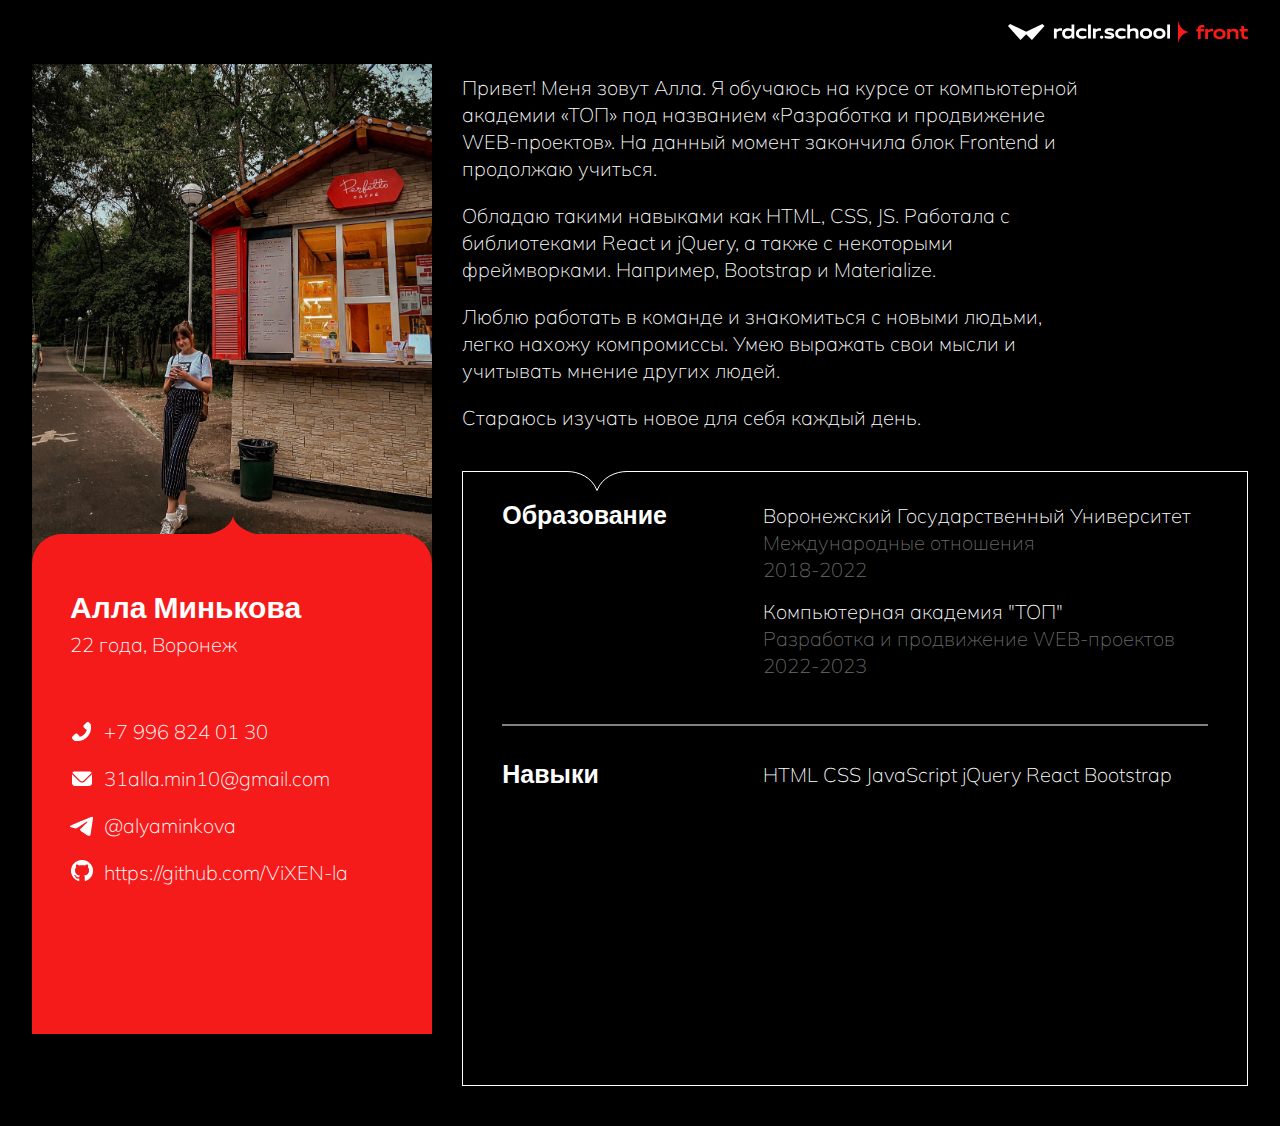
<file: index.html>
<!DOCTYPE html>
<html lang="en">
<head>
    <meta charset="UTF-8">
    <meta http-equiv="X-UA-Compatible" content="IE=edge">
    <meta name="viewport" content="width=device-width, initial-scale=1.0">
    <title>Portfolio</title>
    <link rel="stylesheet" href="styles.css">
</head>
<body>

  <header>
    <div class="header">
        <img src="images/Logo.svg" alt="logo">
    </div>
  </header>

  <main>
    <div class="main">

      <div class="info-box">
        <div class="photo">
          <img src="images/photo.jpg" alt="myPhoto">
        </div>
        <div class="info-background">
          <div class="info">
            <div>
              <p id="name">Алла Минькова</p>
              <p>22 года, Воронеж</p>
            </div>

            <ul>
              <li id="phone"><img src="images/phone.png" alt="">+7 996 824 01 30</li>
              <li id="mail"> <img src="images/mail.png" alt=""> 31alla.min10@gmail.com</li>
              <li id="telegram"><img src="images/telegram.png" alt="">@alyaminkova</li>
              <li id="git"><a target="_blank" href="https://github.com/ViXEN-la"><img src="images/github.png" alt=""> https://github.com/ViXEN-la</a></li>
            </ul>
          </div>
        </div>
      </div>


      <section>
        <div class="text-information">
          <p>
            Привет! Меня зовут Алла. Я обучаюсь на курсе от компьютерной академии «ТОП» под названием 
            «Разработка и продвижение WEB-проектов». На данный момент закончила блок Frontend и 
            продолжаю учиться.
          </p>
          <p>
            Обладаю такими навыками как HTML, CSS, JS. Работала с библиотеками React и jQuery, а  
            также с некоторыми фреймворками. Например, Bootstrap и Materialize.
          </p>
          <p>
            Люблю работать в команде и знакомиться с новыми людьми, легко нахожу компромиссы. 
            Умею выражать свои мысли и учитывать мнение других людей.
          </p>
          <p>
            Стараюсь изучать новое для себя каждый день.
          </p>
        </div>

        <div class="table-information">
          <div class="table-block border-bottom">
            <div class="title">
              <p>Образование</p>
            </div>
            <div class="content">
              <div>
                <p>Воронежский Государственный Университет</p>
                <p class="grey-text">Международные отношения</p>
                <span class="grey-text">2018-2022</span>
              </div>
              <div>
                <p>Компьютерная академия "ТОП"</p>
                <p class="grey-text">Разработка и продвижение WEB-проектов</p>
                <span class="grey-text">2022-2023</span>
              </div>
            </div>
          </div>
          <div class="table-block">
            <div class="title">
              <p>Навыки</p>
            </div>
            <div class="content">
              <p>HTML CSS JavaScript jQuery React Bootstrap</p>
            </div>
          </div>
        </div>
      </section>



    </div>
  </main>


</body>
</html>
</file>
<file: styles.css>
@import url('https://fonts.googleapis.com/css2?family=Mulish:wght@200;300;400&family=Poppins:wght@400;500;600;700&display=swap');

  * {
    margin: 0;
    padding: 0;
    box-sizing: border-box;
  }


  body {
    background-color: black;
    color: white;
    font-family: 'Mulish', sans-serif;
    font-family: 'Poppins', sans-serif;
  }

  main {
    font-family: 'Mulish', sans-serif;
    font-weight: 200;
    font-size: 20px;
    margin: 0 auto;
    margin-bottom: 40px;
    max-width: 1440px;
    width: 100%;
  }

  .main {
    width: 95%;
    margin: 0 auto;
    display: flex;
    gap: 30px;
    line-height: 27px;
  }

  .header {
    width: 95%;
    max-width: 1440px;
    padding: 20px 0;
    margin: 0 auto;
    display: flex;
    justify-content: end;
  }

  .photo {
    width: 400px;
    object-fit: fill;
    min-height: 500px;
    
  }

  .photo img {
    display: block;
    width: 400px;
    height: 500px;
  }

  .info-background {
    position: relative;
    top: -30px;
    background-color: #F51B1B;
    border-radius: 30px 30px 0 0;
    padding: 20px;
    width: 400px;
    min-height: 500px;
  }

  .info-background::before {
    content: url(images/arrowRed.svg);
    display: block;
    position: absolute;
    top: -20.5px;
    left: 40px;
    width: 40px;
  }

  .info {
    width: 90%;
    margin: 40px auto;
  }

  .info ul {
    padding-top: 40px;
    list-style: none;
  }

  #name {
    font-family: 'Poppins', sans-serif;
    font-size: 30px;
    font-weight: 600;
    margin-bottom: 10px;
  }

  ul li, a {
    display: flex;
    gap: 10px;
    white-space: normal;
  }

  ul img {
    width: 24px;
    height: 24px;
  }

  ul li {
    padding-top: 20px;
    display: flex;
    align-items: center;
  }

  a {
    text-decoration: none;
    color: white;
  }

  .text-information {
    margin-bottom: 30px;
  }

  .text-information p {
    width: 80%;
    padding: 10px 0;
  }

  .table-information {
    width: 100%;
    border: 1px solid white;
    min-height: 615px;
    position: relative;
  }

  .table-information::before {
    content: url(images/arrowBlack.svg);
    position: absolute;
    top: -8px;
    left: 100px;
  }

  .table-information span {
    padding-bottom: 20px;
  }

  .table-block {
    width: 90%;
    margin: 0 auto;
    display: flex;
    justify-content: space-between;
    gap: 70px;
    padding: 30px 0;
    margin-bottom: 5px;
  }

  .border-bottom {
    border-bottom: 2px solid gray;
  }

  .title {
    width: 30%;
    font-family: 'Poppins', sans-serif;
    font-weight: 600;
    font-size: 25px;
  }

  .content {
    width: 70%;
  }

  .content div {
    margin-bottom: 15px;
  }

  .grey-text {
    color: rgba(128, 128, 128, 0.832);
  }

@media screen and (max-width: 900px) {
  .main {
    flex-direction: column;
  }

  .info-box {
    display: flex;
    justify-content: center;
    align-items: center;
    padding-left: 30px;
  }
  .info-background {
    border-radius: 30px 0 0 30px;
    top: 0;
    left: -30px;
  }

  .info-background::before {
    transform: rotate(-90deg);
    top: 380px;
    left: -27.5px;
  }
  
  .text-information p {
    width: 95%;
  }
}


@media screen and (max-width: 700px){
  .header {
    justify-content: flex-start;
  }

  .info-box {
    flex-direction: column;
    padding-left: 0;
    margin: 0 auto;
    width: 100%;
  }

  .info-background {
    top: -30px;
    left: 0;
    background-color: #F51B1B;
    border-radius: 30px 30px 0 0;
  }

  .info-background::before {
    transform: rotate(0);
    top: -20.5px;
    left: 30px;
  }

  .title {
    font-size: 20px;
  }

  .table-block {
    gap: 40px;
  }
}

@media screen and (max-width: 450px) {
  main {
    font-size: 16px;
  }

  #name {
    font-size: 25px;
  }

  .table-block {
    flex-direction: column;
    gap: 30px;
  }

  .title, .content {
    width: 100%;
  }

  .info-background, .photo {
    width: 95%;
  }

  .photo img {
    width: 100%;
  }

  .info-background::before {
    top: -19px;
    left: 15px;
  }

  .table-information::before {
    top: -8px;
    left: 130px;
  }
}
</file>
